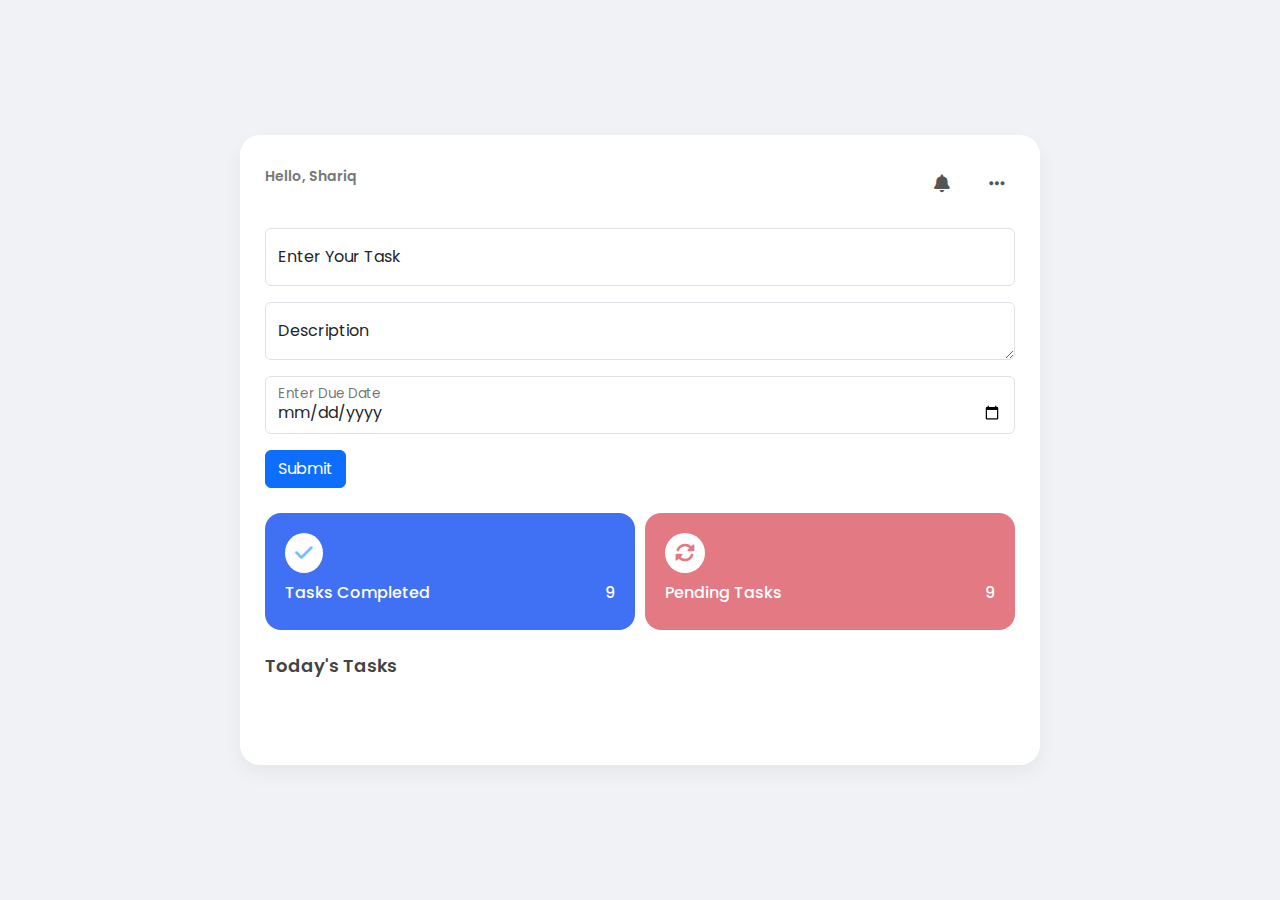
<file: index.html>
<!DOCTYPE html>
<html lang="en">
  <head>
    <meta charset="UTF-8" />
    <meta name="viewport" content="width=device-width, initial-scale=1.0" />
    <title>todo list app</title>
    <link
      rel="stylesheet"
      href="https://cdn.jsdelivr.net/npm/bootstrap@5.3.6/dist/css/bootstrap.min.css"
    />
    
    <link rel="stylesheet" href="style.css" />
    <link
      rel="stylesheet"
      href="https://cdnjs.cloudflare.com/ajax/libs/font-awesome/6.7.2/css/all.min.css"
      integrity="sha512-Evv84Mr4kqVGRNSgIGL/F/aIDqQb7xQ2vcrdIwxfjThSH8CSR7PBEakCr51Ck+w+/U6swU2Im1vVX0SVk9ABhg=="
      crossorigin="anonymous"
      referrerpolicy="no-referrer"
    />
  </head>

  <body>
    <div class="main">
      <div class="todo-list">
        <div class="user">
          <div class="user-left">
            <p>Hello, Shariq</p>
          </div>
          <div class="user-right">
            <i class="fa-solid fa-bell"></i>
            <i class="fa-solid fa-ellipsis"></i>
          </div>
        </div>

        <form action="insert.php" method="POST">
          <div class="form-floating mb-3">
  <input type="text" class="form-control" id="floatingInput" placeholder="Enter Your Task" name="task">
  <label for="floatingInput">Enter Your Task</label>
</div>
<div class="form-floating mb-3">
  <textarea class="form-control" placeholder="Description" name="desc" id="floatingTextarea"></textarea>
  <label for="floatingTextarea">Description</label>
</div>
<div class="form-floating mb-3">
    <input type="date" class="form-control mb-3" id="floatingInput"placeholder="enter due date" name="due_date" >
  <label for="floatingInput">Enter Due Date</label>
</div>


          <button onclick="require()" type="submit" class="btn btn-primary">Submit</button>
        </form>


        <div class="status">
          <div class="box" id="today">
            <div class="box-top">
              <i class="fa-solid fa-check" style="color: #74c0fc"></i>
            </div>
            <div class="box-bottom">
              <h2>Tasks Completed</h2>
              <h2>9</h2>
            </div>
          </div>

          <div class="box" id="all">
            <div class="box-top"><i class="fa-solid fa-rotate"></i></div>
            <div class="box-bottom">
              <h2>Pending Tasks</h2>
              <h2>9</h2>
            </div>
          </div>
        </div>
        
      <div class="tasks">
  <h2>Today's Tasks</h2>
  <ul class="list-unstyled" id="ul">
    
  </ul>
</div>

   
        


        
        </div>
      </div>
    </div>
    <script src="app.js"></script>
    <script src="https://cdn.jsdelivr.net/npm/bootstrap@5.3.6/dist/js/bootstrap.bundle.min.js"></script>

  </body>
 
</html>
</file>
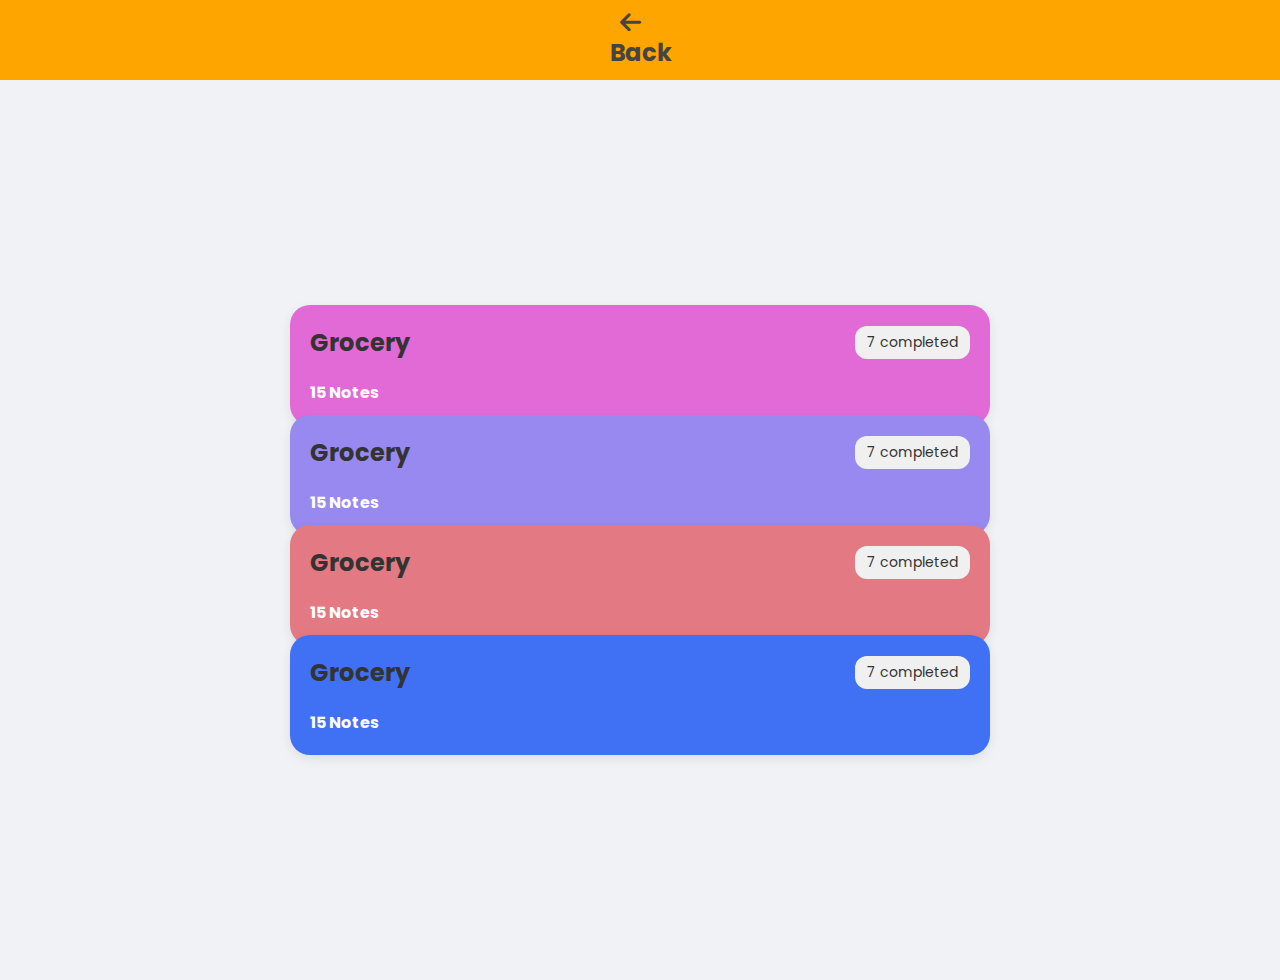
<file: all_notes.html>
<!DOCTYPE html>
<html lang="en">

<head>
    <meta charset="UTF-8">
    <meta name="viewport" content="width=device-width, initial-scale=1.0">
    <title>Notes</title>
    <link rel="stylesheet" href="style.css">
    <link rel="stylesheet" href="https://cdnjs.cloudflare.com/ajax/libs/font-awesome/6.7.2/css/all.min.css"
        integrity="sha512-Evv84Mr4kqVGRNSgIGL/F/aIDqQb7xQ2vcrdIwxfjThSH8CSR7PBEakCr51Ck+w+/U6swU2Im1vVX0SVk9ABhg=="
        crossorigin="anonymous" referrerpolicy="no-referrer" />
</head>

<body>
    <div class="top">
        <a href="index.html">
            <i class="fa-solid fa-arrow-left fa-xl"></i>
            <h2>Back</h2>
    </div>
    <div class="all_notes">
        </a>
        <div class="notes">
            <div class="note" id="grocery">
                <div class="note-top">
                    <h2>Grocery</h2>
                    <div class="completed">
                        <p>7 completed</p>
                    </div>
                </div>
                <div class="note-bottom">
                    <h4>15 Notes</h4>
                </div>
            </div>
            <div class="note" id="educational">
                <div class="note-top">
                    <h2>Grocery</h2>
                    <div class="completed">
                        <p>7 completed</p>
                    </div>
                </div>
                <div class="note-bottom">
                    <h4>15 Notes</h4>
                </div>
            </div>
            <div class="note" id="home">
                <div class="note-top">
                    <h2>Grocery</h2>
                    <div class="completed">
                        <p>7 completed</p>
                    </div>
                </div>
                <div class="note-bottom">
                    <h4>15 Notes</h4>
                </div>
            </div>
            <div class="note" id="personel">
                <div class="note-top">
                    <h2>Grocery</h2>
                    <div class="completed">
                        <p>7 completed</p>
                    </div>
                </div>
                <div class="note-bottom">
                    <h4>15 Notes</h4>
                </div>
            </div>
        </div>
    </div>

</body>

</html>
</file>
<file: style.css>
@import url('https://fonts.googleapis.com/css2?family=Poppins:wght@300;400;500;600&display=swap');

* {
  margin: 0;
  padding: 0;
  box-sizing: border-box;
  font-family: "Poppins", sans-serif;
}

body {
  background-color: #f4f6f8;
}

.main {
  width: 100%;
  min-height: 100vh;
  display: flex;
  align-items: center;
  justify-content: center;
  padding: 20px;
}

.todo-list {
  background-color: #fff;
  width: 100%;
  max-width: 800px;
  min-height: 70vh;
  border-radius: 20px;
  padding: 30px 25px;
  box-shadow: 0 8px 20px rgba(0, 0, 0, 0.05);
  display: flex;
  flex-direction: column;
  gap: 25px;
}

.user {
  display: flex;
  justify-content: space-between;
  align-items: center;
}

.user-left p:first-child {
  font-weight: 600;
  font-size: 20px;
  color: #333;
}

.user-left p:last-child {
  font-size: 14px;
  color: #777;
}

.user-right i {
  font-size: 18px;
  color: #555;
  margin-left: 15px;
  cursor: pointer;
  transition: 0.3s;
}

.user-right i:hover {
  color: #4070f4;
}

.status {
  display: flex;
  flex-wrap: wrap;
  gap: 10px;
  justify-content: space-between;
}

.box {
  flex: 1 1 calc(50% - 10px);
  padding: 20px;
  border-radius: 16px;
  display: flex;
  flex-direction: column;
  justify-content: space-between;
  transition: 0.3s;
  cursor: pointer;
}
.box-bottom{
  display: flex;
  justify-content: space-between;
}
.box .box-bottom h2{

  color: white;
}
#today{
    background-color: #4070f4;
}
#today i{
    color: #4070f4;
}
#scheduled{
    background-color: #e26ad6;
}
#scheduled i{
    color: #e26ad6;
}
#overdue{
    background-color: #9789f0;
}
#overdue i{
    color: #9789f0;
}
#all{
    background-color: #e37982;
}
#all i{
    color: #e37982;
}

.box:hover {
  background-color: #dbe6ff;
}

.box-top i {
  font-size: 20px;
  background-color: white;
  padding: 10px;
  border-radius: 50%;
}

.box-bottom h2 {
  font-size: 16px;
  color: #333;
  margin-top: 10px;
}

.tasks h2 {
  font-size: 18px;
  font-weight: 600;
  color: #444;
  margin-bottom: 10px;
}

.task {
  background-color: #fafafa;
  border: 1px solid #eee;
  border-radius: 12px;
  padding: 10px 20px;
  display: flex;
  align-items: center;
  justify-content: space-between;
  gap: 15px;
  transition: 0.3s;
}

.task:hover {
  background-color: #f0f0f0;
}

.task input[type="radio"] {
  accent-color: #4070f4;
  width: 18px;
  height: 18px;
}

.task p {
  flex: 1;
  color: #333;
  font-weight: 500;
  
}


.due {
  display: flex;
  align-items: center;
  gap: 8px;
  color: #888;
  font-size: 14px;
}

.buttons button {
  background: none;
  border: none;
  cursor: pointer;
  color: #555;
  font-size: 16px;
  margin-left: 5px;
  transition: 0.3s;
}

.buttons button:hover {
  color: #4070f4;
}

/* all notes */

@import url('https://fonts.googleapis.com/css2?family=Poppins:wght@300;400;500;600&display=swap');

* {
  margin: 0;
  padding: 0;
  box-sizing: border-box;
  font-family: 'Poppins', sans-serif;
}

body {
  background-color: #f0f2f5;
}

.all_notes {
  width: 100%;
  height: 100vh;
  display: flex;
  align-items: center;
  justify-content: center;
  flex-direction: column;
}
.top{
  display: flex;
  align-items: center;
  justify-content: center;
  background-color: orange;
}

.top a,i{
  text-decoration: none;
  color: #444;
  padding: 10px;
  
}


.notes {
  width: 700px;
  position: relative;
}

.note {
  width: 100%;
  padding: 20px;
  border-radius: 20px;
  box-shadow: 0 4px 12px rgba(0, 0, 0, 0.08);
  display: flex;
  flex-direction: column;
  justify-content: space-between;
  transition: 0.3s;
  cursor: pointer;
  margin-top: -10px; /* Overlap previous note */
  position: relative;
  z-index: 1;
  height: 120px;

}

.note:first-child {
  margin-top: 0;
}

.note:hover {
  z-index: 10;
  transform: translateY(-4px);
  box-shadow: 0 8px 20px rgba(0, 0, 0, 0.12);
}

.note-top {
  display: flex;
  justify-content: space-between;
  align-items: center;
  color: #333;
}

.note-top p {
  background-color: #f0f0f0;
  padding: 6px 12px;
  border-radius: 12px;
  font-size: 14px;
}

.note-bottom {
  margin-top: 10px;
  color: white;
}


#personel{
  background-color: #4070f4;
}
#home{
  background-color: #e37982;
}
#educational{
  background-color: #9789f0;
}
#grocery{
  background-color: #e26ad6;
}
/* Responsive Styles */
@media (max-width: 768px) {
  .todo-list {
    padding: 20px 15px;
    gap: 20px;
  }

  .status {
    flex-direction: column;
    gap: 15px;
  }

  .box {
    flex: 1 1 100%;
  }

  .task {
    flex-direction: column;
    align-items: flex-start;
  }

  .task p {
    margin: 10px 0;
  }

  .buttons {
    align-self: flex-end;
  }

  .notes {
    width: 90%;
  }

  .note {
    height: auto;
    padding: 15px;
  }

  .note-top {
    flex-direction: column;
    align-items: flex-start;
    gap: 5px;
  }
}

@media (max-width: 480px) {
  .user-left p:first-child {
    font-size: 18px;
  }

  .user-left p:last-child {
    font-size: 12px;
  }

  .task input[type="radio"] {
    width: 16px;
    height: 16px;
  }

  .top {
    flex-direction: column;
    padding: 10px;
  }

  .top a, .top i {
    padding: 5px;
  }

  .box-bottom h2 {
    font-size: 14px;
  }

  .box-top i {
    font-size: 18px;
  }

  .note-top h2 {
    font-size: 16px;
  }

  .note-top p {
    font-size: 12px;
  }

  .note-bottom h4 {
    font-size: 14px;
  }
}
</file>
